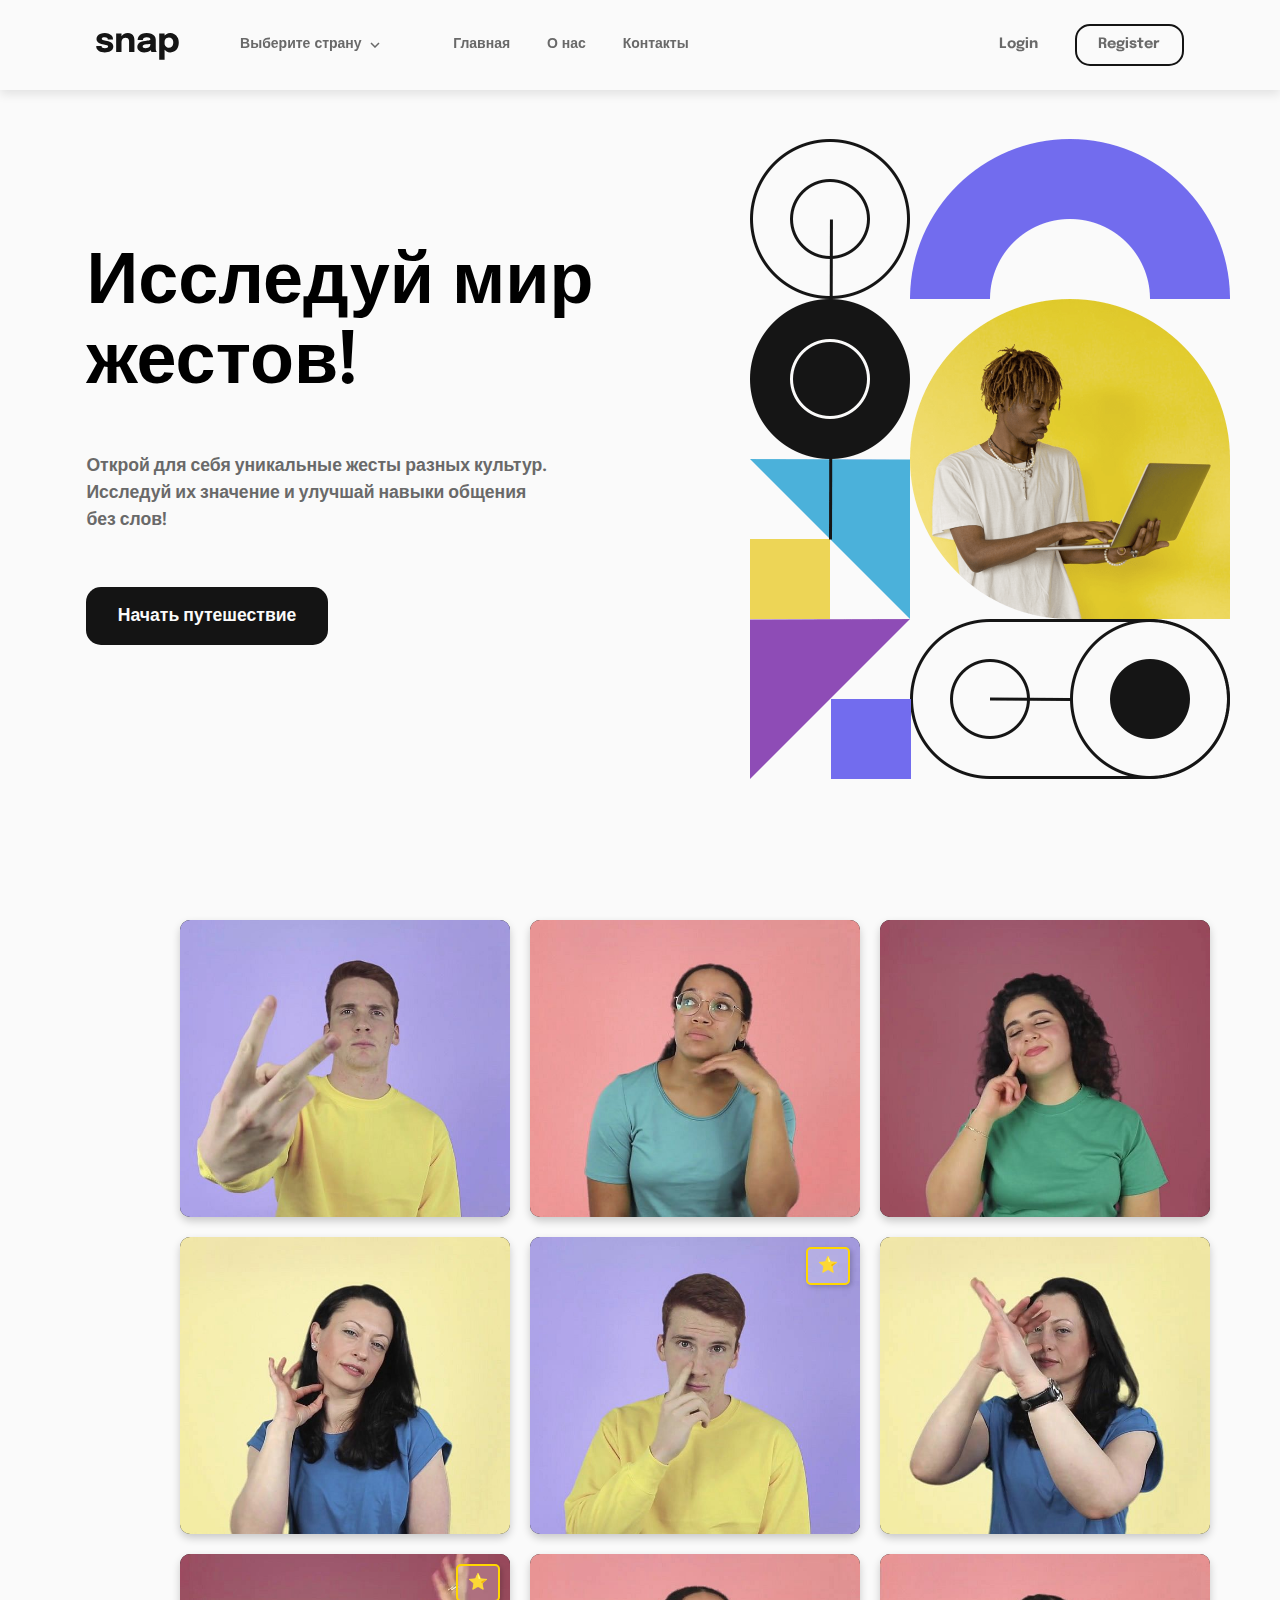
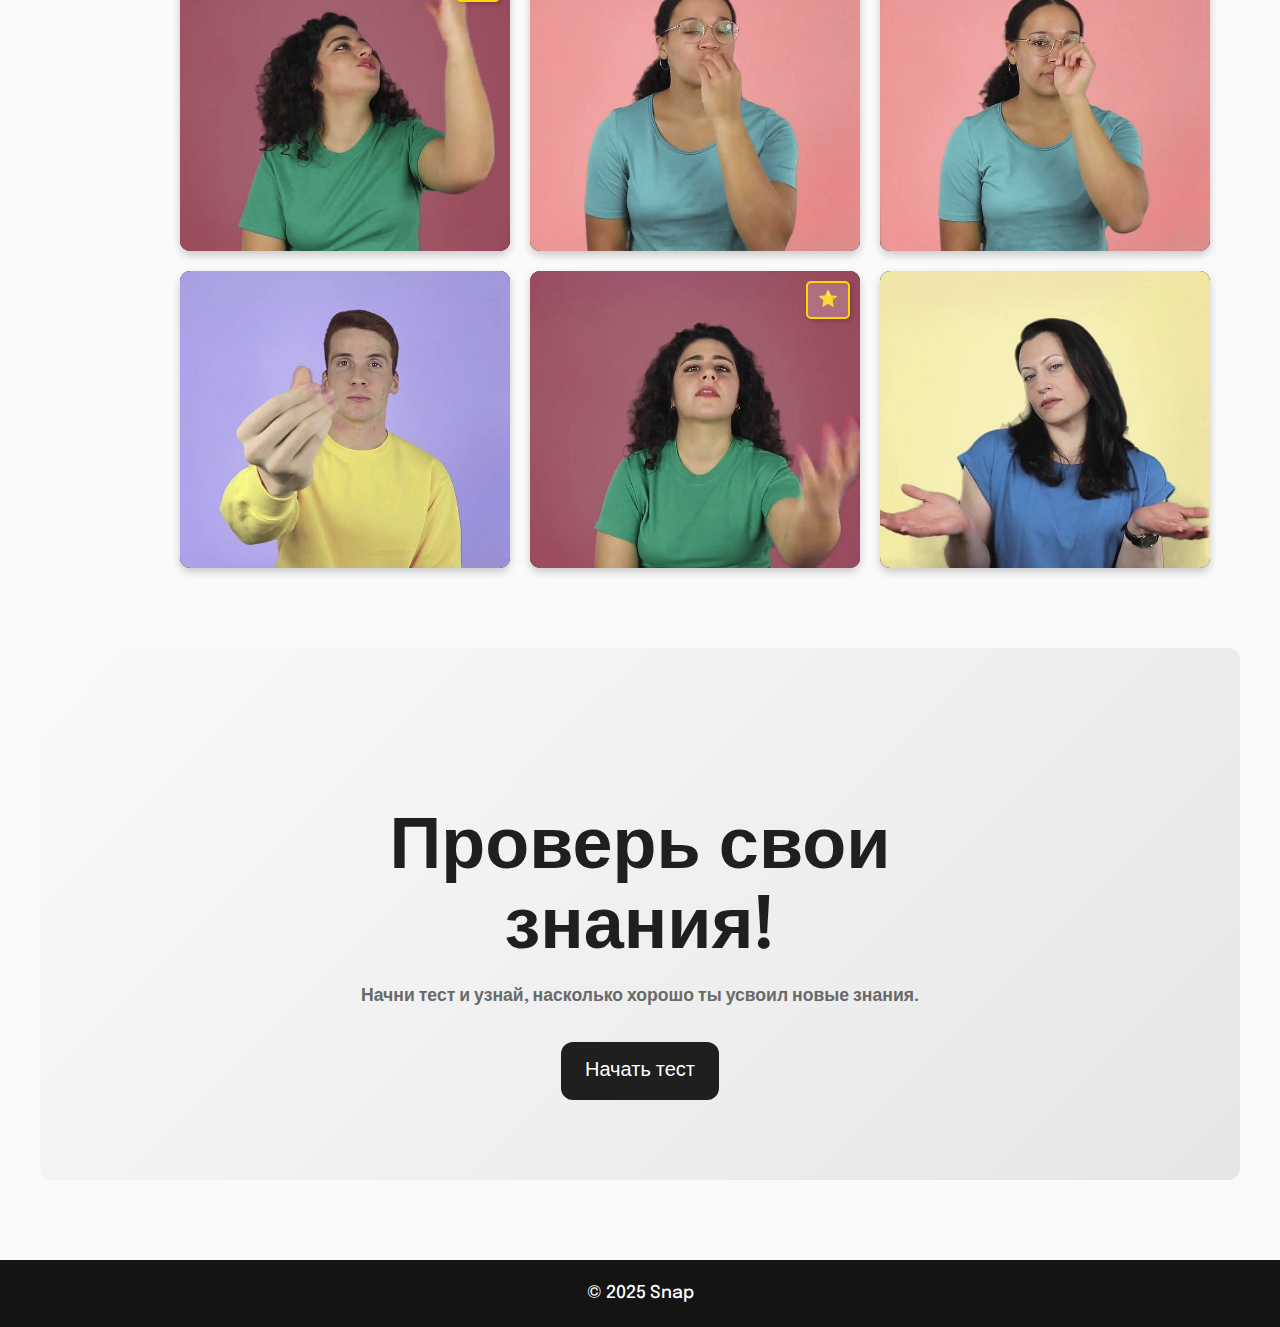
<file: index.html>
<!DOCTYPE html>
<html lang="en">
  <head>
    <meta charset="UTF-8" />
    <meta
      name="description"
      content=" Открой для себя уникальные жесты разных культур. Исследуй их
      значение и улучшай навыки общения без слов!"
    />
    <meta
      name="keywords"
      content=" Открой для себя уникальные жесты разных культур. Исследуй их
      значение и улучшай навыки общения без слов! "
    />
    <meta name="viewport" content="width=device-width, initial-scale=1.0" />
    <link
      rel="icon"
      type="image/png"
      sizes="32x32"
      href="./images/favicon-32x32.png"
    />
    <title>Snap</title>
    <link rel="stylesheet" type="text/css" href="style.css" />
  </head>

  <body>
    <header class="header">
      <h1>
        <a href="index.html">
          <img src="./images/logo.svg" alt="Snap icon" />
        </a>
      </h1>
      <img
        class="hamburger"
        src="./images//icon-menu.svg"
        alt=""
        aria-hidden="true"
      />
      <nav class="menu">
        <ul class="nav-menu">
          <li class="features-btn">
            <button class="country-btn">
              Выберите страну
              <img
                src="./images/icon-arrow-down.svg"
                alt=""
                aria-hidden="true"
              />
            </button>
            <ul class="hidden-features">
              <li>
                <a href="#" data-country="Россия">Россия</a>
              </li>
              <li>
                <a href="#" data-country="Великобритания">Великобритания</a>
              </li>
              <li>
                <a href="#" data-country="Франция">Франция</a>
              </li>
              <li>
                <a href="#" data-country="Италия">Италия</a>
              </li>
              <li>
                <a href="#" data-country="Португалия">Португалия</a>
              </li>
              <li>
                <a href="#" data-country="Болгария">Болгария</a>
              </li>
              <li>
                <a href="#" data-country="Все страны">Все страны</a>
              </li>
            </ul>
          </li>
          <li class="company-btn"></li>

          <li><a href="index.html">Главная</a></li>
          <li><a href="about.html">О нас</a></li>
          <li><a href="contacts.html">Контакты</a></li>
        </ul>
        <ul class="nav-buttons nav-menu">
          <li><button>Login</button></li>
          <li><button>Register</button></li>
        </ul>
      </nav>
    </header>
    <main>
      <img
        class="hero"
        src="./images/image-hero-mobile.png"
        alt="Man with laptop"
      />
      <section class="remote">
        <section class="remote-information">
          <h2>Исследуй мир жестов!</h2>
          <p>
            Открой для себя уникальные жесты разных культур. Исследуй их
            значение и улучшай навыки общения без слов!
          </p>
          <a class="start-journey">Начать путешествие</a>
        </section>
      </section>
    </main>
    <section class="video-cards" id="cards-section">
      <div
        class="video-card always-visible"
        data-country="Великобритания"
        data-gesture="оскорбление"
      >
        <div class="video-container">
          <img
            class="poster"
            src="preview/11-GB-insult.jpg"
            alt="Превью видео"
            loading="lazy"
          />
          <video class="video" preload="auto" muted loading="lazy">
            <source src="gestures/11-GB-insult.mp4" type="video/mp4" />
            Ваш браузер не поддерживает видео.
          </video>
        </div>
        <div class="info">
          <h3>Великобритания</h3>
          <p>
            сильное оскорбление;<br />
            Отвали!
          </p>
        </div>
      </div>

      <div
        class="video-card always-visible"
        data-country="Франция"
        data-gesture="Скука"
      >
        <div class="video-container">
          <img
            class="poster"
            src="preview/24-FR-Boredom.jpg"
            alt="Превью видео"
          />
          <video class="video" preload="auto" muted loading="lazy">
            <source src="gestures/24-FR-Boredom.mp4" type="video/mp4" />
            Ваш браузер не поддерживает видео.
          </video>
        </div>
        <div class="info">
          <h3>Франция</h3>
          <p>
            Скука;<br />
            Это скучно
          </p>
        </div>
      </div>

      <div
        class="video-card always-visible"
        data-country="Италия"
        data-gesture="Вкусно"
      >
        <div class="video-container">
          <img
            class="poster"
            src="preview/28-IT-Delicious.jpg"
            alt="Превью видео"
          />
          <video class="video" preload="auto" muted loading="lazy">
            <source src="gestures/28-IT-Delicious.mp4" type="video/mp4" />
            Ваш браузер не поддерживает видео.
          </video>
        </div>
        <div class="info">
          <h3>Италия</h3>
          <p>Вкусно!</p>
        </div>
      </div>

      <div
        class="video-card always-visible"
        data-country="Россия"
        data-gesture="Хотите выпить?"
      >
        <div class="video-container">
          <img
            class="poster"
            src="preview/23-RU-Up for a drink-.jpg"
            alt="Превью видео"
          />
          <video class="video" preload="auto" muted loading="lazy">
            <source
              src="gestures/23-RU-Up for a drink- (1).mp4"
              type="video/mp4"
            />
            Ваш браузер не поддерживает видео.
          </video>
        </div>
        <div class="info">
          <h3>Россия</h3>
          <p>Хотите выпить?</p>
        </div>
      </div>

      <div
        class="video-card always-visible"
        data-country="Великобритания"
        data-gesture="Я_знал_это"
      >
        <div class="important-badge">⭐</div>

        <div class="video-container">
          <img
            class="poster"
            src="preview/21-GB-Don't be nosy.jpg"
            alt="Превью видео"
          />
          <video class="video" preload="auto" muted loading="lazy">
            <source src="gestures/21-GB-Don't be nosy.mp4 " type="video/mp4" />
            Ваш браузер не поддерживает видео.
          </video>
        </div>
        <div class="info">
          <h3>Великобритания</h3>
          <p>
            Не будьте любопытными;<br />
            это не твое дело
          </p>
        </div>
      </div>

      <div
        class="video-card always-visible"
        data-country="Россия"
        data-gesture="Злорадство"
      >
        <div class="video-container">
          <img
            class="poster"
            src="preview/17-RU-gloating.jpg"
            alt="Превью видео"
          />
          <video class="video" preload="auto" muted loading="lazy">
            <source src="gestures/17-RU-gloating.mp4" type="video/mp4" />
            Ваш браузер не поддерживает видео.
          </video>
        </div>
        <div class="info">
          <h3>Россия</h3>
          <p>
            дразнить;<br />
            хаха
          </p>
        </div>
      </div>

      <div
        class="video-card always-visible"
        data-country="Италия"
        data-gesture="Ноль"
      >
        <div class="important-badge">⭐</div>

        <div class="video-container">
          <img
            class="poster"
            src="preview/11-IT-Perfect.jpg"
            alt="Превью видео"
          />
          <video class="video" preload="auto" muted loading="lazy">
            <source src="gestures/11-IT-Perfect.mp4" type="video/mp4" />
            Ваш браузер не поддерживает видео.
          </video>
        </div>
        <div class="info">
          <h3>Италия</h3>
          <p>
            Идеально;<br />
            Отлично
          </p>
        </div>
      </div>

      <div
        class="video-card always-visible"
        data-country="Франция"
        data-gesture="Вкусно"
      >
        <div class="video-container">
          <img
            class="poster"
            src="preview/32-FR-Delicious.jpg"
            alt="Превью видео"
          />
          <video class="video" preload="auto" muted loading="lazy">
            <source src="gestures/32-FR-Delicious.mp4" type="video/mp4" />
            Ваш браузер не поддерживает видео.
          </video>
        </div>
        <div class="info">
          <h3>Франция</h3>
          <p>Вкусно;<br />Отлично</p>
        </div>
      </div>

      <div
        class="video-card always-visible"
        data-country="Франция"
        data-gesture="Кто-то пьян"
      >
        <div class="video-container">
          <img
            class="poster"
            src="preview/28-FR-Sb is drunk.jpg"
            alt="Превью видео"
          />
          <video class="video" preload="auto" muted loading="lazy">
            <source src="gestures/28-FR-Sb is drunk.mp4" type="video/mp4" />
            Ваш браузер не поддерживает видео.
          </video>
        </div>
        <div class="info">
          <h3>Франция</h3>
          <p>Кто-то пьян</p>
        </div>
      </div>

      <div
        class="video-card always-visible"
        data-country="Великобритания"
        data-gesture="Деньги"
      >
        <div class="video-container">
          <img
            class="poster"
            src="preview/29-GB-Expensive.jpg"
            alt="Превью видео"
          />
          <video class="video" preload="auto" muted loading="lazy">
            <source src="gestures/29-GB-Expensive.mp4" type="video/mp4" />
            Ваш браузер не поддерживает видео.
          </video>
        </div>
        <div class="info">
          <h3>Великобритания</h3>
          <p>
            Дорого;<br />
            деньги
          </p>
        </div>
      </div>

      <div
        class="video-card always-visible"
        data-country="Италия"
        data-gesture="Непредставляю"
      >
        <div class="important-badge">⭐</div>

        <div class="video-container">
          <img
            class="poster"
            src="preview/5-IT-I don't care.jpg"
            alt="Превью видео"
          />
          <video class="video" preload="auto" muted loading="lazy">
            <source src="gestures/5-IT-I don't care.mp4" type="video/mp4" />
            Ваш браузер не поддерживает видео.
          </video>
        </div>
        <div class="info">
          <h3>Италия</h3>
          <p>Мне все равно.</p>
        </div>
      </div>

      <div
        class="video-card always-visible"
        data-country="Россия"
        data-gesture="Я не знаю"
      >
        <div class="video-container">
          <img
            class="poster"
            src="preview/4-RU-I don't know.jpg"
            alt="Превью видео"
          />
          <video class="video" preload="auto" muted loading="lazy">
            <source src="gestures/4-RU-I don't know.mp4" type="video/mp4" />
            Ваш браузер не поддерживает видео.
          </video>
        </div>
        <div class="info">
          <h3>Россия</h3>
          <p>
            Я не знаю;<br />
            Не имею представления
          </p>
        </div>
      </div>

      <div class="video-card hidden" data-country="Россия" data-gesture="Да">
        <div class="important-badge">⭐</div>

        <div class="video-container">
          <img class="poster" src="preview/1-RU-Yes.jpg" alt="Превью видео" />
          <video class="video" preload="auto" muted loading="lazy">
            <source src="gestures/russia/1-RU-Yes.mp4" type="video/mp4" />
            Ваш браузер не поддерживает видео.
          </video>
        </div>
        <div class="info">
          <h3>Россия</h3>
          <p>
            да ;<br />
            я согласен
          </p>
        </div>
      </div>

      <div
        class="video-card hidden"
        data-country="Россия"
        data-gesture="Вы с ума сошли?"
      >
        <div class="video-container">
          <img
            class="poster"
            src="preview/18-RU-Are you crazy-_1.jpg "
            alt="Превью видео"
          />
          <video class="video" preload="auto" muted loading="lazy">
            <source
              src="gestures/18-RU-Are you crazy-_1.mp4"
              type="video/mp4"
            />
            Ваш браузер не поддерживает видео.
          </video>
        </div>
        <div class="info">
          <h3>Россия</h3>
          <p>Вы с ума сошли?!</p>
        </div>
      </div>

      <div
        class="video-card hidden"
        data-country="Россия"
        data-gesture="Говорил"
      >
        <div class="important-badge">⭐</div>

        <div class="video-container">
          <img
            class="poster"
            src="preview/27-RU-I've had enough2.jpg"
            alt="Превью видео"
          />
          <video class="video" preload="auto" muted loading="lazy">
            <source
              src="gestures/russia/27-RU-I've had enough2.mp4"
              type="video/mp4"
            />
            Ваш браузер не поддерживает видео.
          </video>
        </div>
        <div class="info">
          <h3>Россия</h3>
          <p>
            С меня хватит;<br />
            раздраженный
          </p>
        </div>
      </div>

      <div
        class="video-card hidden"
        data-country="Россия"
        data-gesture="Идеально Отлично"
      >
        <div class="video-container">
          <img
            class="poster"
            src="preview/9-RU-Perfect.jpg"
            alt="Превью видео"
          />
          <video class="video" preload="auto" muted loading="lazy">
            <source src="gestures/russia/9-RU-Perfect.mp4" type="video/mp4" />
            Ваш браузер не поддерживает видео.
          </video>
        </div>
        <div class="info">
          <h3>Россия</h3>
          <p>
            Идеально;<br />
            Отлично
          </p>
        </div>
      </div>

      <div class="video-card hidden" data-country="Россия" data-gesture="Нет">
        <div class="important-badge">⭐</div>

        <div class="video-container">
          <img class="poster" src="preview/2-RU-No.jpg" alt="Превью видео" />
          <video class="video" preload="auto" muted loading="lazy">
            <source src="gestures/russia/2-RU-No.mp4" type="video/mp4" />
            Ваш браузер не поддерживает видео.
          </video>
        </div>
        <div class="info">
          <h3>Россия</h3>
          <p>
            Нет;<br />
            я не согласен
          </p>
        </div>
      </div>

      <div
        class="video-card hidden"
        data-country="Россия"
        data-gesture="Обещаю"
      >
        <div class="video-container">
          <img
            class="poster"
            src="preview/30-RU-Promised.jpg"
            alt="Превью видео"
          />
          <video class="video" preload="auto" muted loading="lazy">
            <source src="gestures/russia/30-RU-Promised.mp4" type="video/mp4" />
            Ваш браузер не поддерживает видео.
          </video>
        </div>
        <div class="info">
          <h3>Россия</h3>
          <p>
            Обещано;<br />
            Я даю тебе за это свой зуб
          </p>
        </div>
      </div>

      <div
        class="video-card hidden"
        data-country="Великобритания"
        data-gesture="Удачи"
      >
        <div class="video-container">
          <img
            class="poster"
            src="preview/british/13-GB-Fingers crosed.jpg"
            alt="Превью видео"
          />
          <video class="video" preload="auto" muted loading="lazy">
            <source
              src="gestures/great-britan/13-GB-Fingers crosed.mp4"
              type="video/mp4"
            />
            Ваш браузер не поддерживает видео.
          </video>
        </div>
        <div class="info">
          <h3>Великобритания</h3>
          <p>
            Удачи!;<br />
            Пальцы скрещены
          </p>
        </div>
      </div>

      <div
        class="video-card hidden"
        data-country="Великобритания"
        data-gesture="Победа"
      >
        <div class="video-container">
          <img
            class="poster"
            src="preview/british/10-GB-Peace.jpg"
            alt="Превью видео"
          />
          <video class="video" preload="auto" muted loading="lazy">
            <source
              src="gestures/great-britan/10-GB-Peace.mp4"
              type="video/mp4"
            />
            Ваш браузер не поддерживает видео.
          </video>
        </div>
        <div class="info">
          <h3>Великобритания</h3>
          <p>Победа</p>
        </div>
      </div>

      <div
        class="video-card hidden"
        data-country="Великобритания"
        data-gesture="Ноль"
      >
        <div class="important-badge">⭐</div>

        <div class="video-container">
          <img
            class="poster"
            src="preview/british/12-GB-Perfect.jpg"
            alt="Превью видео"
          />
          <video class="video" preload="auto" muted loading="lazy">
            <source
              src="gestures/great-britan/12-GB-Perfect.mp4"
              type="video/mp4"
            />
            Ваш браузер не поддерживает видео.
          </video>
        </div>
        <div class="info">
          <h3>Великобритания</h3>
          <p>
            Идеально;<br />
            Отлично
          </p>
        </div>
      </div>

      <div
        class="video-card hidden"
        data-country="Великобритания"
        data-gesture="Вы с ума сошли?"
      >
        <div class="video-container">
          <img
            class="poster"
            src="preview/british/20-GB-Are you crazy-.jpg"
            alt="Превью видео"
          />
          <video class="video" preload="auto" muted loading="lazy">
            <source
              src="gestures/great-britan/20-GB-Are you crazy-.mp4"
              type="video/mp4"
            />
            Ваш браузер не поддерживает видео.
          </video>
        </div>
        <div class="info">
          <h3>Великобритания</h3>
          <p>Вы с ума сошли?!</p>
        </div>
      </div>

      <div
        class="video-card hidden"
        data-country="Великобритания"
        data-gesture="Кто-то ничего не понял; я не понял"
      >
        <div class="video-container">
          <img
            class="poster"
            src="preview/british/24-GB-I didn't understand.jpg"
            alt="Превью видео"
          />
          <video class="video" preload="auto" muted loading="lazy">
            <source
              src="gestures/great-britan/24-GB-I didn't understand.mp4"
              type="video/mp4"
            />
            Ваш браузер не поддерживает видео.
          </video>
        </div>
        <div class="info">
          <h3>Великобритания</h3>
          <p>Кто-то ничего не понял;<br />я не понял</p>
        </div>
      </div>

      <div
        class="video-card hidden"
        data-country="Великобритания"
        data-gesture="Кто-то пьян; Хотите выпить?"
      >
        <div class="video-container">
          <img
            class="poster"
            src="preview/british/25-GB-Drinking.jpg"
            alt="Превью видео"
          />
          <video class="video" preload="auto" muted loading="lazy">
            <source
              src="gestures/great-britan/25-GB-Drinking.mp4"
              type="video/mp4"
            />
            Ваш браузер не поддерживает видео.
          </video>
        </div>
        <div class="info">
          <h3>Великобритания</h3>
          <p>Кто-то пьян;<br />Хотите выпить?</p>
        </div>
      </div>

      <div class="video-card hidden" data-country="Франция" data-gesture="Ноль">
        <div class="important-badge">⭐</div>

        <div class="video-container">
          <img
            class="poster"
            src="preview/francais/10-FR-Zero.jpg"
            alt="Превью видео"
          />
          <video class="video" preload="auto" muted loading="lazy">
            <source src="gestures/france/10-FR-Zero.mp4" type="video/mp4" />
            Ваш браузер не поддерживает видео.
          </video>
        </div>
        <div class="info">
          <h3>Франция</h3>
          <p>Ноль;<br />ты ничто</p>
        </div>
      </div>

      <div
        class="video-card hidden"
        data-country="Франция"
        data-gesture="Я_знал_это"
      >
        <div class="important-badge">⭐</div>

        <div class="video-container">
          <img
            class="poster"
            src="preview/francais/31-FR-I knew it.jpg"
            alt="Превью видео"
          />
          <video class="video" preload="auto" muted loading="lazy">
            <source
              src="gestures/france/31-FR-I knew it.mp4"
              type="video/mp4"
            />
            Ваш браузер не поддерживает видео.
          </video>
        </div>
        <div class="info">
          <h3>Франция</h3>
          <p>Я знал это;<br />У меня хорошее чутье</p>
        </div>
      </div>

      <div
        class="video-card hidden"
        data-country="Франция"
        data-gesture="Говорил"
      >
        <div class="important-badge">⭐</div>

        <div class="video-container">
          <img
            class="poster"
            src="preview/francais/33-FR-I told you so.jpg"
            alt="Превью видео"
          />
          <video class="video" preload="auto" muted loading="lazy">
            <source
              src="gestures/france/33-FR-I told you so.mp4"
              type="video/mp4"
            />
            Ваш браузер не поддерживает видео.
          </video>
        </div>
        <div class="info">
          <h3>Франция</h3>
          <p>Я же тебе говорил!</p>
        </div>
      </div>

      <div
        class="video-card hidden"
        data-country="Франция"
        data-gesture="Страх"
      >
        <div class="important-badge">⭐</div>

        <div class="video-container">
          <img
            class="poster"
            src="preview/francais/35-FR-Are you scared-.jpg"
            alt="Превью видео"
          />
          <video class="video" preload="auto" muted loading="lazy">
            <source
              src="gestures/france/35-FR-Are you scared-.mp4"
              type="video/mp4"
            />
            Ваш браузер не поддерживает видео.
          </video>
        </div>
        <div class="info">
          <h3>Франция</h3>
          <p>Ты боишься?;<br />страх</p>
        </div>
      </div>

      <div class="video-card hidden" data-country="Франция" data-gesture="Фиг">
        <div class="important-badge">⭐</div>
        <div class="video-container">
          <img
            class="poster"
            src="preview/francais/36-FR-It won't happen.jpg"
            alt="Превью видео"
          />
          <video class="video" preload="auto" muted loading="lazy">
            <source
              src="gestures/france/36-FR-It won't happen.mp4"
              type="video/mp4"
            />
            Ваш браузер не поддерживает видео.
          </video>
        </div>
        <div class="info">
          <h3>Франция</h3>
          <p>Этого не случится;<br />забудь.</p>
        </div>
      </div>

      <div
        class="video-card hidden"
        data-country="Франция"
        data-gesture="Пойдем"
      >
        <div class="important-badge">⭐</div>

        <div class="video-container">
          <img
            class="poster"
            src="preview/francais/37-FR-Let's go.jpg"
            alt="Превью видео"
          />
          <video class="video" preload="auto" muted loading="lazy">
            <source src="gestures/france/37-FR-Let's go.mp4" type="video/mp4" />
            Ваш браузер не поддерживает видео.
          </video>
        </div>
        <div class="info">
          <h3>Франция</h3>
          <p>Пойдем;<br />давай уйдем</p>
        </div>
      </div>

      <div
        class="video-card hidden"
        data-country="Франция"
        data-gesture="Неверю"
      >
        <div class="important-badge">⭐</div>
        <div class="video-container">
          <img
            class="poster"
            src="preview/francais/20-FR-I don't believe you.jpg"
            alt="Превью видео"
          />
          <video class="video" preload="auto" muted loading="lazy">
            <source
              src="gestures/france/20-FR-I don't believe you.mp4"
              type="video/mp4"
            />
            Ваш браузер не поддерживает видео.
          </video>
        </div>
        <div class="info">
          <h3>Франция</h3>
          <p>я тебе не верю</p>
        </div>
      </div>

      <div
        class="video-card hidden"
        data-country="Италия"
        data-gesture="Пойдем"
      >
        <div class="important-badge">⭐</div>

        <div class="video-container">
          <img
            class="poster"
            src="preview/italy/17-IT-Let's go.jpg"
            alt="Превью видео"
          />
          <video class="video" preload="auto" muted loading="lazy">
            <source src="gestures/italy/17-IT-Let's go.mp4" type="video/mp4" />
            Ваш браузер не поддерживает видео.
          </video>
        </div>
        <div class="info">
          <h3>Италия</h3>
          <p>Пойдем;<br />давай уйдем</p>
        </div>
      </div>

      <div
        class="video-card hidden"
        data-country="Италия"
        data-gesture="что же ты хочешь?"
      >
        <div class="video-container">
          <img
            class="poster"
            src="preview/italy/18-IT-What do you want.jpg"
            alt="Превью видео"
          />
          <video class="video" preload="auto" muted loading="lazy">
            <source
              src="gestures/italy/18-IT-What do you want.mp4"
              type="video/mp4"
            />
            Ваш браузер не поддерживает видео.
          </video>
        </div>
        <div class="info">
          <h3>Италия</h3>
          <p>что же ты хочешь?</p>
        </div>
      </div>

      <div class="video-card hidden" data-country="Италия" data-gesture="Страх">
        <div class="important-badge">⭐</div>

        <div class="video-container">
          <img
            class="poster"
            src="preview/italy/23-IT-Crowded place.jpg"
            alt="Превью видео"
          />
          <video class="video" preload="auto" muted loading="lazy">
            <source
              src="gestures/italy/23-IT-Crowded place (1).mp4"
              type="video/mp4"
            />
            Ваш браузер не поддерживает видео.
          </video>
        </div>
        <div class="info">
          <h3>Италия</h3>
          <p>
            Многолюдное место;<br />
            полно людей
          </p>
        </div>
      </div>

      <div
        class="video-card hidden"
        data-country="Италия"
        data-gesture="это умно; ты умный"
      >
        <div class="video-container">
          <img
            class="poster"
            src="preview/italy/30-IT-Smart.jpg"
            alt="Превью видео"
          />
          <video class="video" preload="auto" muted loading="lazy">
            <source src="gestures/italy/30-IT-Smart.mp4" type="video/mp4" />
            Ваш браузер не поддерживает видео.
          </video>
        </div>
        <div class="info">
          <h3>Италия</h3>
          <p>
            это умно;<br />
            ты умный
          </p>
        </div>
      </div>

      <div
        class="video-card hidden"
        data-country="Италия"
        data-gesture="Изгнать злого духа. Желая всего хорошего."
      >
        <div class="video-container">
          <img
            class="poster"
            src="preview/italy/35-IT-Wishing for good things.jpg"
            alt="Превью видео"
          />
          <video class="video" preload="auto" muted loading="lazy">
            <source
              src="gestures/italy/35-IT-Wishing for good things.mp4 "
              type="video/mp4"
            />
            Ваш браузер не поддерживает видео.
          </video>
        </div>
        <div class="info">
          <h3>Италия</h3>
          <p>
            Изгнать злого духа. <br />
            Желая всего хорошего.
          </p>
        </div>
      </div>

      <div
        class="video-card hidden"
        data-country="Италия"
        data-gesture="У тебя проблемы! Это вызовет неприятности."
      >
        <div class="video-container">
          <img
            class="poster"
            src="preview/italy/38-IT-You're in trouble.jpg"
            alt="Превью видео"
          />
          <video class="video" preload="auto" muted loading="lazy">
            <source
              src="gestures/italy/38-IT-You're in trouble.mp4"
              type="video/mp4"
            />
            Ваш браузер не поддерживает видео.
          </video>
        </div>
        <div class="info">
          <h3>Италия</h3>
          <p>
            У тебя проблемы! <br />
            Это вызовет неприятности.
          </p>
        </div>
      </div>

      <div
        class="video-card hidden"
        data-country="Италия"
        data-gesture="Обрати внимание! Будь внимателен!"
      >
        <div class="video-container">
          <img
            class="poster"
            src="preview/italy/47-IT-Pay attention.jpg"
            alt="Превью видео"
          />
          <video class="video" preload="auto" muted loading="lazy">
            <source
              src="gestures/italy/47-IT-Pay attention.mp4"
              type="video/mp4"
            />
            Ваш браузер не поддерживает видео.
          </video>
        </div>
        <div class="info">
          <h3>Италия</h3>
          <p>
            Обрати внимание!; <br />
            Будь внимателен!
          </p>
        </div>
      </div>

      <div
        class="video-card hidden"
        data-country="Португалия"
        data-gesture="Неверю"
      >
        <div class="important-badge">⭐</div>
        <div class="video-container">
          <img
            class="poster"
            src="preview/Portuges/16-PG-Someone is smart.jpg"
            alt="Превью видео"
          />
          <video class="video" preload="auto" muted loading="lazy">
            <source
              src="gestures/Portuges/16-PG-Someone is smart.mp4"
              type="video/mp4"
            />
            Ваш браузер не поддерживает видео.
          </video>
        </div>
        <div class="info">
          <h3>Португалия</h3>
          <p>Вы умны;<br />Это умно!</p>
        </div>
      </div>

      <div
        class="video-card hidden"
        data-country="Португалия"
        data-gesture="Вкусно"
      >
        <div class="video-container">
          <img
            class="poster"
            src="preview/Portuges/19-PG-Delicious.jpg"
            alt="Превью видео"
          />
          <video class="video" preload="auto" muted loading="lazy">
            <source
              src="gestures/Portuges/19-PG-Delicious.mp4"
              type="video/mp4"
            />
            Ваш браузер не поддерживает видео.
          </video>
        </div>
        <div class="info">
          <h3>Португалия</h3>
          <p>Вкусно!</p>
        </div>
      </div>

      <div
        class="video-card hidden"
        data-country="Португалия"
        data-gesture="Фиг"
      >
        <div class="important-badge">⭐</div>
        <div class="video-container">
          <img
            class="poster"
            src="preview/Portuges/8-PG-Good luck.jpg"
            alt="Превью видео"
          />
          <video class="video" preload="auto" muted loading="lazy">
            <source
              src="gestures/Portuges/8-PG-Good luck.mp4"
              type="video/mp4"
            />
            Ваш браузер не поддерживает видео.
          </video>
        </div>
        <div class="info">
          <h3>Португалия</h3>
          <p>Удачи</p>
        </div>
      </div>

      <div
        class="video-card hidden"
        data-country="Португалия"
        data-gesture="У тебя проблемы! у меня проблемы"
      >
        <div class="video-container">
          <img
            class="poster"
            src="preview/Portuges/29-PG-I'm in trouble.jpg"
            alt="Превью видео"
          />
          <video class="video" preload="auto" muted loading="lazy">
            <source
              src="gestures/Portuges/29-PG-I'm in trouble.mp4"
              type="video/mp4"
            />
            Ваш браузер не поддерживает видео.
          </video>
        </div>
        <div class="info">
          <h3>Португалия</h3>
          <p>У тебя проблемы!;<br />у меня проблемы</p>
        </div>
      </div>

      <div
        class="video-card hidden"
        data-country="Португалия"
        data-gesture="Непредставляю"
      >
        <div class="important-badge">⭐</div>

        <div class="video-container">
          <img
            class="poster"
            src="preview/Portuges/4-PG-I have no idea.jpg"
            alt="Превью видео"
          />
          <video class="video" preload="auto" muted loading="lazy">
            <source
              src="gestures/Portuges/4-PG-I have no idea.mp4"
              type="video/mp4"
            />
            Ваш браузер не поддерживает видео.
          </video>
        </div>
        <div class="info">
          <h3>Португалия</h3>
          <p>Не имею представления;<br />Я не знаю</p>
        </div>
      </div>

      <div class="video-card hidden" data-country="Болгария" data-gesture="Нет">
        <div class="important-badge">⭐</div>

        <div class="video-container">
          <img
            class="poster"
            src="preview/bolgaria/1-1-BU-Yes2.jpg"
            alt="Превью видео"
          />
          <video class="video" preload="auto" muted loading="lazy">
            <source src="gestures/bolgar/1-1-BU-Yes2.mp4" type="video/mp4" />
            Ваш браузер не поддерживает видео.
          </video>
        </div>
        <div class="info">
          <h3>Болгария</h3>
          <p>ДА</p>
        </div>
      </div>

      <div class="video-card hidden" data-country="Болгария" data-gesture="Да">
        <div class="important-badge">⭐</div>
        <div class="video-container">
          <img
            class="poster"
            src="preview/bolgaria/2-BU-No.jpg"
            alt="Превью видео"
          />
          <video class="video" preload="auto" muted loading="lazy">
            <source src="gestures/bolgar/2-BU-No.mp4" type="video/mp4" />
            Ваш браузер не поддерживает видео.
          </video>
        </div>
        <div class="info">
          <h3>Болгария</h3>
          <p>Нет</p>
        </div>
      </div>

      <div
        class="video-card hidden"
        data-country="Болгария"
        data-gesture="Удачи"
      >
        <div class="video-container">
          <img
            class="poster"
            src="preview/bolgaria/12-BU-Good luck.jpg"
            alt="Превью видео"
          />
          <video class="video" preload="auto" muted loading="lazy">
            <source
              src="gestures/bolgar/12-BU-Good luck.mp4"
              type="video/mp4"
            />
            Ваш браузер не поддерживает видео.
          </video>
        </div>
        <div class="info">
          <h3>Болгария</h3>
          <p>Удачи</p>
        </div>
      </div>

      <div
        class="video-card hidden"
        data-country="Болгария"
        data-gesture="Ты глупый!"
      >
        <div class="video-container">
          <img
            class="poster"
            src="preview/bolgaria/18-You're stupid.jpg"
            alt="Превью видео"
          />
          <video class="video" preload="auto" muted loading="lazy">
            <source
              src="gestures/bolgar/18-You're stupid.mp4"
              type="video/mp4"
            />
            Ваш браузер не поддерживает видео.
          </video>
        </div>
        <div class="info">
          <h3>Болгария</h3>
          <p>Ты глупый!</p>
        </div>
      </div>

      <div class="video-card hidden" data-country="Болгария" data-gesture="Фиг">
        <div class="important-badge">⭐</div>
        <div class="video-container">
          <img
            class="poster"
            src="preview/bolgaria/28-BU-You're getting anything.jpg"
            alt="Превью видео"
          />
          <video class="video" preload="auto" muted loading="lazy">
            <source
              src="gestures/bolgar/28-BU-You're getting anything.mp4"
              type="video/mp4"
            />
            Ваш браузер не поддерживает видео.
          </video>
        </div>
        <div class="info">
          <h3>Болгария</h3>
          <p>ты получаешь что-нибудь;<br />ничего</p>
        </div>
      </div>
    </section>

    <section class="prover">
      <div class="prover-content">
        <h1 class="prover-header">Проверь свои знания!</h1>
        <p>Начни тест и узнай, насколько хорошо ты усвоил новые знания.</p>
        <div class="start-quiz-container">
          <button id="gesture-start-quiz-btn">Начать тест</button>
        </div>

        <div id="gesture-quiz-modal" class="gesture-modal">
          <div class="gesture-modal-content">
            <span class="gesture-close" id="gesture-close-quiz">&times;</span>
            <div id="gesture-quiz-container">
              <h2 id="gesture-question-text">Вопрос...</h2>

              <div id="gesture-media"></div>

              <div id="gesture-answers">
                <button
                  class="gesture-answer"
                  onclick="checkGestureAnswer(this)"
                  data-correct="false"
                ></button>
                <button
                  class="gesture-answer"
                  onclick="checkGestureAnswer(this)"
                  data-correct="false"
                ></button>
                <button
                  class="gesture-answer"
                  onclick="checkGestureAnswer(this)"
                  data-correct="false"
                ></button>
                <button
                  class="gesture-answer"
                  onclick="checkGestureAnswer(this)"
                  data-correct="false"
                ></button>
              </div>

              <p id="gesture-result"></p>
              <button
                id="gesture-next-btn"
                onclick="nextGestureQuestion()"
                style="display: none"
              >
                Следующий вопрос
              </button>
            </div>
          </div>
        </div>
      </div>
    </section>

    <footer class="site-footer">
      <div class="footer-content">
        <p>&copy; 2025 Snap</p>
      </div>
    </footer>

    <div id="videoPopup" class="video-popup">
      <div class="video-popup-content">
        <span class="video-popup-close">&times;</span>
        <h2 id="videoPopupTitle"></h2>
        <video id="videoPopupPlayer" controls autoplay muted></video>
        <p id="videoPopupDescription"></p>
      </div>
    </div>

    <div id="gestureModal" class="modal">
      <div class="modal-content">
        <span class="close">&times;</span>
        <h3 id="modal-title"></h3>
        <div id="modal-cards-container"></div>
      </div>
    </div>

    <script src="app.js"></script>
  </body>
</html>
</file>
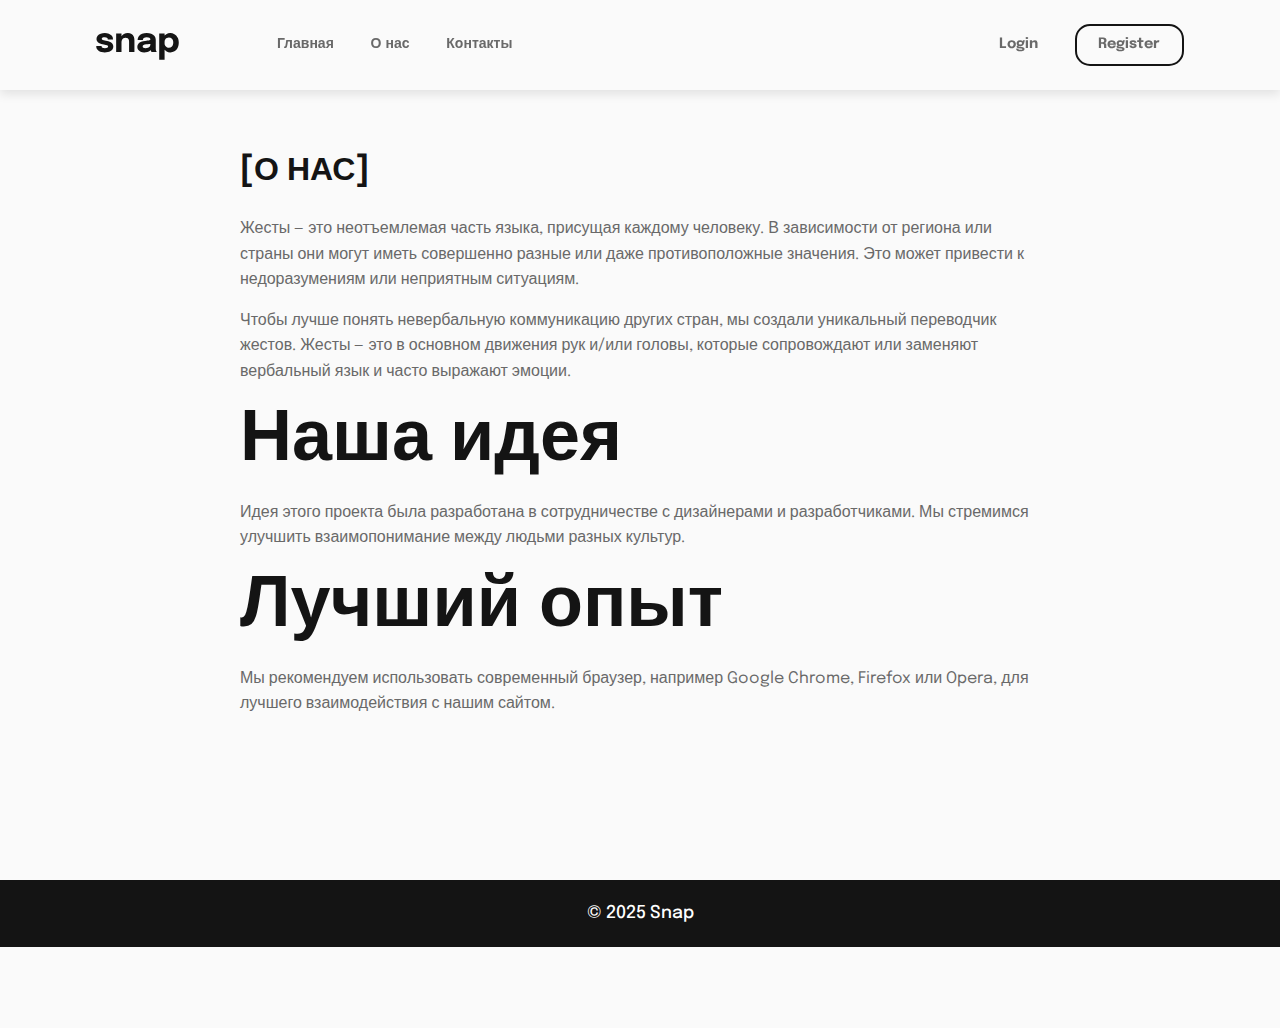
<file: about.html>
<!DOCTYPE html>
<html lang="ru">
  <head>
    <meta charset="UTF-8" />
    <meta name="viewport" content="width=device-width, initial-scale=1.0" />
    <title>О нас</title>
    <link rel="stylesheet" href="style.css" />
  </head>
  <body>
    <header class="header">
      <h1>
        <a href="index.html">
          <img src="./images/logo.svg" alt="Snap icon" />
        </a>
      </h1>
      <img
        class="hamburger"
        src="./images//icon-menu.svg"
        alt=""
        aria-hidden="true"
      />
      <nav class="menu">
        <ul class="nav-menu">
          <li class="company-btn"></li>

          <li><a href="index.html">Главная</a></li>
          <li><a href="about.html">О нас</a></li>
          <li><a href="contacts.html">Контакты</a></li>
        </ul>
        <ul class="nav-buttons nav-menu">
          <li><button>Login</button></li>
          <li><button>Register</button></li>
        </ul>
      </nav>
    </header>

    <main class="about-container">
      <div class="about-content">
        <h1>[О НАС]</h1>
        <p>
          Жесты — это неотъемлемая часть языка, присущая каждому человеку. В
          зависимости от региона или страны они могут иметь совершенно разные
          или даже противоположные значения. Это может привести к недоразумениям
          или неприятным ситуациям.
        </p>
        <p>
          Чтобы лучше понять невербальную коммуникацию других стран, мы создали
          уникальный переводчик жестов. Жесты — это в основном движения рук
          и/или головы, которые сопровождают или заменяют вербальный язык и
          часто выражают эмоции.
        </p>
        <h2>Наша идея</h2>
        <p>
          Идея этого проекта была разработана в сотрудничестве с дизайнерами и
          разработчиками. Мы стремимся улучшить взаимопонимание между людьми
          разных культур.
        </p>
        <h2>Лучший опыт</h2>
        <p>
          Мы рекомендуем использовать современный браузер, например Google
          Chrome, Firefox или Opera, для лучшего взаимодействия с нашим сайтом.
        </p>
      </div>
    </main>

    <footer class="site-footer">
      <div class="footer-content">
        <p>&copy; 2025 Snap</p>
      </div>
    </footer>
  </body>
</html>
</file>
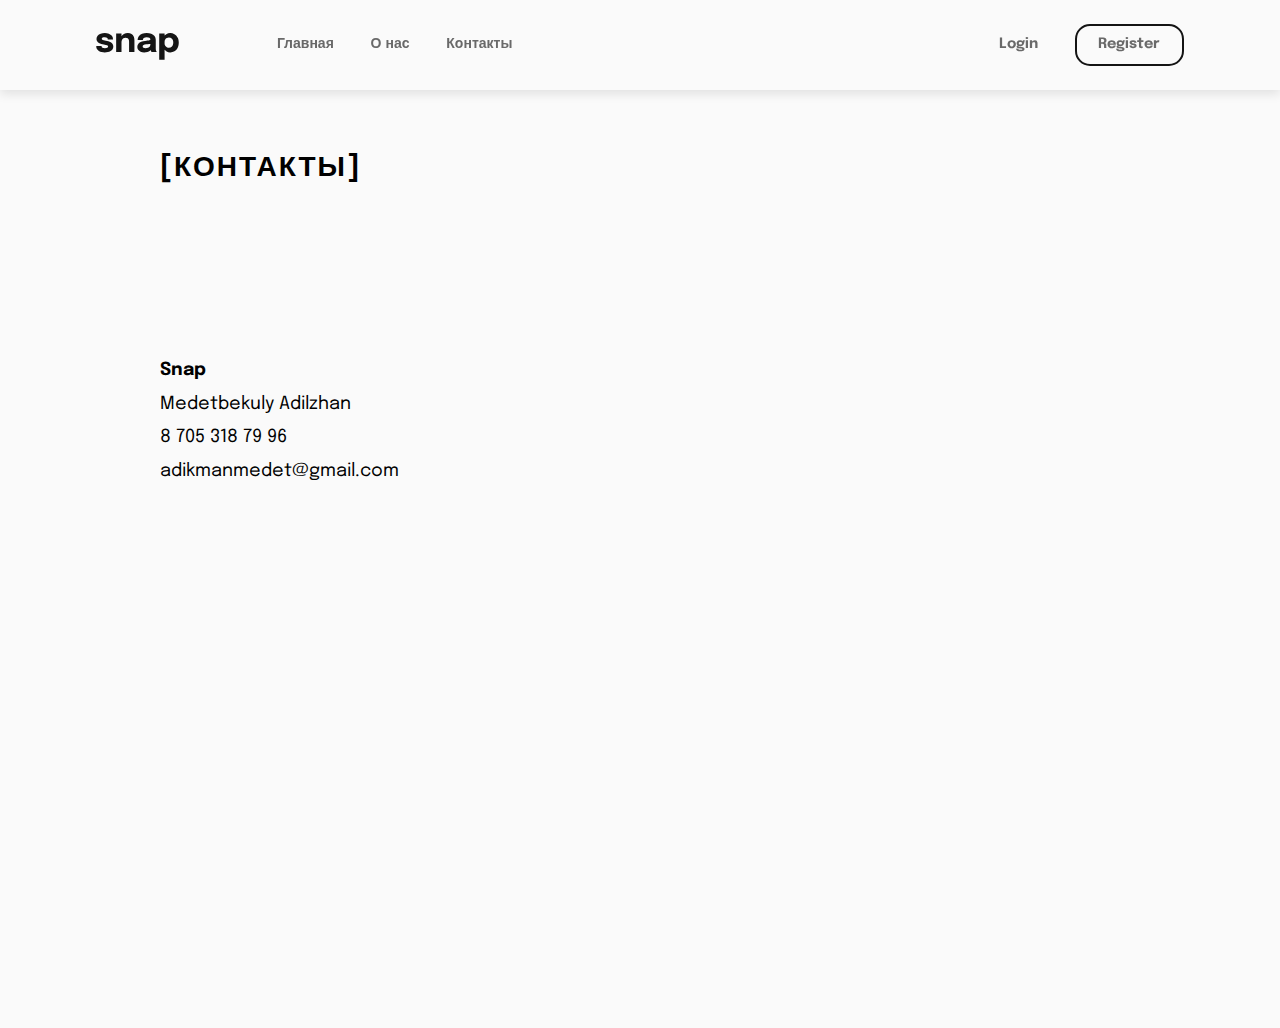
<file: contacts.html>
<!DOCTYPE html>
<html lang="ru">
  <head>
    <meta charset="UTF-8" />
    <meta name="viewport" content="width=device-width, initial-scale=1.0" />
    <title>Контакты</title>
    <link rel="stylesheet" href="style.css" />
  </head>
  <body>
    <header class="header">
      <h1>
        <a href="index.html">
          <img src="./images/logo.svg" alt="Snap icon" />
        </a>
      </h1>
      <img
        class="hamburger"
        src="./images//icon-menu.svg"
        alt=""
        aria-hidden="true"
      />
      <nav class="menu">
        <ul class="nav-menu">
          <li class="company-btn"></li>

          <li><a href="index.html">Главная</a></li>
          <li><a href="about.html">О нас</a></li>
          <li><a href="contacts.html">Контакты</a></li>
        </ul>
        <ul class="nav-buttons nav-menu">
          <li><button>Login</button></li>
          <li><button>Register</button></li>
        </ul>
      </nav>
    </header>

    <main class="contact-page">
      <h1>[Контакты]</h1>

      <div class="contact-details">
        <p><strong>Snap</strong></p>
        <p>Medetbekuly Adilzhan</p>
        <p>8 705 318 79 96</p>
        <p>adikmanmedet@gmail.com</p>
      </div>
    </main>
  </body>
</html>
</file>
<file: style.css>
@import url("https://fonts.googleapis.com/css2?family=Epilogue:wght@500;700&display=swap");

:root {
  --almost-white: rgba(250, 250, 250, 255);
  --white: hsl(0, 0%, 100%);
  --medium-gray: hsl(0, 0%, 41%);
  --almost-black: hsl(0, 0%, 8%);
  --epilogue-font: "Epilogue", sans-serif;
  --transition: all ease-in-out 0.3s;
}

*,
*::before,
*::after {
  box-sizing: border-box;
}

* {
  margin: 0;
  padding: 0;
}
html,
body {
  height: 100%;
  scroll-behavior: smooth;
}
body {
  -ms-overflow-style: none;
  scrollbar-width: none;
  overflow-y: scroll;
  line-height: 1.5;
  -webkit-font-smoothing: antialiased;
  font-family: var(--epilogue-font);
  background-color: var(--almost-white);
}
body::-webkit-scrollbar {
  display: none;
}
.contact-page {
  display: flex;
  flex-direction: column;
  align-items: flex-start;
  justify-content: flex-start;
  max-height: 500px;
  margin: 8rem auto;
  text-align: left;
  padding: 20px;
}

.contact-page h1 {
  font-size: 28px;
  margin-bottom: 20px;
  text-transform: uppercase;
  letter-spacing: 2px;
}

.contact-details p {
  font-size: 18px;
  margin: 5px 0;
  line-height: 1.6;
}

.contact-details a {
  color: #007bff;
  text-decoration: none;
}

.contact-details a:hover {
  text-decoration: underline;
}

.about-container {
  display: flex;
  align-items: center;
  justify-content: space-between;
  max-width: 1200px;
  margin: 8rem auto;
  padding: 20px;
}

.vertical-text {
  writing-mode: vertical-rl;
  text-orientation: mixed;
  font-size: 14px;
  font-weight: bold;
  color: #aaa;
  margin-right: 20px;
}

.about-content {
  max-width: 800px;
}

.about-content h1,
.about-content h2 {
  color: var(--almost-black);
  margin-bottom: 20px;
}

.about-content p {
  color: var(--medium-gray);
  margin-bottom: 15px;
  line-height: 1.6;
}

img,
picture,
video,
canvas,
svg {
  display: block;
  max-width: 100%;
}
img {
  display: block;
}

ul,
ol,
li {
  padding: 0;
  margin: 0;
  list-style: none;
}
input,
button,
textarea,
select {
  font: inherit;
}
p,
h1,
h2,
h3,
h4,
h5,
h6 {
  overflow-wrap: break-word;
}

#root,
#__next {
  isolation: isolate;
}

header {
  display: flex;
  flex-direction: row;
  padding: 1.5rem 6rem;
  position: fixed;
  top: 0;
  left: 0;
  width: 100%;
  align-items: flex-start;
  justify-content: space-between;
  background-color: var(--almost-white);
  z-index: 1000;
  box-shadow: 0 4px 10px rgba(0, 0, 0, 0.1);
}
main {
  padding-top: 6rem;
  margin: 0 auto;
}
nav {
  display: none;
}

header.active nav {
  position: fixed;
  display: flex;
  flex-direction: column;
  padding: 1rem;
  background-color: var(--almost-white);
  left: 40%;
  height: 100%;
  right: 0;
  top: 0;
  gap: 2rem;
}
header.active::before {
  content: "";
  display: inline-block;
  position: fixed;
  background-color: rgba(6, 6, 6, 0.15);
  backdrop-filter: blur(3px);
  height: 100%;
  width: 100%;
  top: 0;
  left: 0;
}
header.active .nav-menu {
  position: static;
  display: flex;
  flex-direction: column;
  gap: 1rem;
  align-items: left;
  margin-top: 3rem;
}
header.active .nav-buttons {
  width: max-content;
  margin: 0 auto;
}
header.active .nav-buttons li:last-child button {
  padding: 0.5rem 3rem;
}

nav ul a,
nav ul button {
  display: flex;
  flex-direction: row;
  gap: 0.5rem;
  font-weight: 700;
  color: var(--medium-gray);
  text-decoration: none;
  align-items: center;
  font-size: 14px;
  transition: var(--transition);
  cursor: pointer;
  background-color: transparent;
  border: none;
}
.hamburger {
  cursor: pointer;
  z-index: 99;
  position: fixed;
  margin-left: 85%;
}
header.active .hamburger {
  content: url("./images/icon-close-menu.svg");
}

.hidden-features,
.hidden-company {
  display: none;
}

.features-btn,
.company-btn {
  position: relative;
}

.hidden-features.active,
.hidden-company.active {
  display: block;
  flex-direction: column;
  gap: 1rem;
  width: max-content;
  border-radius: 10px;
  position: absolute;
  background-color: var(--white);
  padding: 1rem;
  top: 2rem;
  box-shadow: -2px 10px 24px -11px rgba(0, 0, 0, 0.62);
  -webkit-box-shadow: -2px 10px 24px -11px rgba(0, 0, 0, 0.62);
  -moz-box-shadow: -2px 10px 24px -11px rgba(0, 0, 0, 0.62);
  z-index: 1;
}
.hidden {
  display: none;
}

.hidden-features li {
  display: flex;
  flex-direction: row;
  align-items: center;
  gap: 1rem;
  margin-top: 0.5rem;
}

.start-journey:hover {
  cursor: pointer;
}

h1 img {
  width: 6rem;
  margin-top: 9px;
}
main,
.remote,
.remote-information {
  display: flex;
  flex-direction: column;
}
.remote {
  gap: 6.6rem;
}
.remote-information {
  text-align: center;
  align-items: center;
  padding: 1rem;
  gap: 3.1rem;
}
main {
  gap: 8.8rem;
}
h2 {
  font-size: 4.5rem;
  line-height: 5rem;
}
.remote-information p {
  color: var(--medium-gray);
  font-size: 1.1rem;
  font-weight: 700;
  line-height: 1.7rem;
  width: 90%;
}

.remote-information a {
  border-radius: 15px;
  border: 1px solid transparent;
  background-color: var(--almost-black);
  padding: 0.9rem 1.9rem;
  color: var(--almost-white);
  text-decoration: none;
  font-size: 1.1rem;
  font-weight: 600;
  margin-top: 3.5px;
  transition: var(--transition);
}

.partners {
  display: flex;
  flex-direction: row;
  gap: 0.8rem;
  justify-content: space-around;
  flex-wrap: wrap;
}
.partners img {
  max-width: 80px;
  height: 100%;
  object-fit: contain;
}
.nav-buttons {
  gap: 1.2rem;
  align-items: center;
}

.nav-buttons li:first-child button {
  background-color: transparent;
  border: none;
  color: var(--medium-gray);
  font-size: 0.9rem;
  font-weight: 700;
  cursor: pointer;
  transition: var(--transition);
}

.nav-buttons li:last-child button {
  background-color: transparent;
  border: 2px solid var(--medium-gray);
  color: var(--medium-gray);
  padding: 0.5rem 1.35rem;
  border-radius: 15px;
  font-size: 0.9rem;
  font-weight: 700;
  cursor: pointer;
  transition: var(--transition);
}

.video-cards {
  display: grid;
  grid-template-columns: repeat(3, 1fr);
  gap: 20px;
  justify-items: center;
  margin: 20px;
  margin-top: 8.8rem;
  padding-left: 10rem;
  padding-right: 10rem;
}

.video-card {
  position: relative;
  width: 330px;
  height: 297px;
  overflow: hidden;
  cursor: pointer;
  transition: all 0.3s ease;
  border-radius: 10px;
  box-shadow: 0 4px 8px rgba(0, 0, 0, 0.2);
}

.video-container {
  position: relative;
  width: 100%;
  height: 100%;
  background: #000;
  display: flex;
  align-items: center;
  justify-content: center;
  overflow: hidden;
}

.video {
  width: 100%;
  height: 100%;
  object-fit: cover;
  opacity: 0;
  transition: opacity 0.3s ease;
}

.poster {
  position: absolute;
  width: 100%;
  height: 100%;
  object-fit: cover;
  transition: opacity 0.3s ease;
}

.info {
  position: absolute;
  bottom: -50px;
  left: 0;
  right: 0;
  background: rgba(0, 0, 0, 0.5);
  color: white;
  padding: 10px;
  opacity: 0;
  transition: opacity 0.3s ease, bottom 0.3s ease;
  transform: translateY(100%);
  z-index: 2;
}

.info p {
  text-transform: uppercase;
  letter-spacing: 1px;
}

.video-card:hover {
  transform: scale(1.1);
}

.video-card:hover .video {
  opacity: 1;
}

.video-card:hover .info {
  opacity: 1;
  transform: translateY(0);
  bottom: 0;
}
.modal {
  display: none;
  position: fixed;
  z-index: 1000;
  left: 0;
  top: 0;
  width: 100%;
  height: 100%;
  background-color: rgba(0, 0, 0, 0.5);
}

.modal-content {
  background-color: white;
  padding: 20px;
  width: 60%;
  max-width: 600px;
  border-radius: 12px;
  box-shadow: 0 10px 25px rgba(0, 0, 0, 0.3);
  text-align: center;
  position: relative;
}

.modal-card {
  display: flex;
  align-items: center;
  gap: 12px;
  background: #f8f8f8;
  padding: 12px;
  border-radius: 8px;
  margin-bottom: 10px;
}

.modal-card img {
  width: 100px;
  height: auto;
  border-radius: 6px;
}

.modal-card p {
  font-size: 16px;
  margin: 0;
  text-align: left;
  flex-grow: 1;
}

.close {
  position: absolute;
  top: 12px;
  right: 15px;
  font-size: 24px;
  cursor: pointer;
  color: #555;
  transition: color 0.2s ease-in-out;
}

.close:hover {
  color: black;
}

.important-badge {
  z-index: 5;
  position: absolute;
  top: 10px;
  right: 10px;
  background: rgba(255, 255, 255, 0.2);
  border: 2px solid #ffd700;
  color: #ffd700;
  padding: 5px 10px;
  border-radius: 5px;
  font-weight: bold;
  font-size: 1rem;
  box-shadow: 2px 2px 5px rgba(0, 0, 0, 0.2);
}
.video-card {
  position: relative;
}

@media screen and (max-width: 768px) {
  .modal-content {
    width: 100%;
  }
  .video-cards {
    grid-template-columns: repeat(auto-fit, minmax(260px, 1fr));
  }
  header.active nav {
    left: 0;
    width: 100%;
  }
  .hamburger {
    right: 1rem;
    top: 2rem;
    position: absolute;
  }
}

.gesture-modal {
  display: none;
  position: fixed;
  z-index: 1000;
  left: 0;
  top: 0;
  width: 100%;
  height: 100%;
  background-color: rgba(0, 0, 0, 0.6);
  justify-content: center;
  align-items: center;
  animation: fadeIn 0.3s ease-in-out;
}

.gesture-modal-content {
  background: white;
  padding: 20px;
  border-radius: 12px;
  width: 100%;
  max-width: 500px;
  box-shadow: 0px 4px 10px rgba(0, 0, 0, 0.3);
  text-align: center;
  position: relative;
  animation: slideDown 0.3s ease-in-out;
}

.gesture-close {
  position: absolute;
  top: 10px;
  right: 15px;
  font-size: 24px;
  cursor: pointer;
  color: #888;
}

.gesture-close:hover {
  color: #000;
}

#gesture-question-text {
  font-size: 20px;
  font-weight: bold;
  margin-bottom: 15px;
}

#gesture-img {
  width: 100%;
  max-height: 200px;
  object-fit: contain;
  border-radius: 10px;
  margin-bottom: 15px;
}

#gesture-answers {
  display: flex;
  flex-direction: column;
  gap: 10px;
}

.gesture-answer {
  background: #007bff;
  color: white;
  padding: 12px;
  border: none;
  border-radius: 8px;
  cursor: pointer;
  font-size: 16px;
  transition: 0.3s;
}

.gesture-answer:hover {
  background: #0056b3;
}

.gesture-answer:disabled {
  background: #ccc;
  cursor: not-allowed;
}

#gesture-result {
  font-size: 18px;
  font-weight: bold;
  margin-top: 10px;
}

#gesture-next-btn {
  display: none;
  background: #28a745;
  color: white;
  padding: 12px;
  border: none;
  border-radius: 8px;
  cursor: pointer;
  font-size: 16px;
  margin-top: 15px;
  transition: 0.3s;
}

#gesture-next-btn:hover {
  background: #218838;
}

.prover {
  display: flex;

  background: linear-gradient(
    135deg,
    rgba(250, 250, 250, 1),
    rgba(230, 230, 230, 1)
  );

  border-radius: 12px;

  align-items: center;
  justify-content: center;
  padding: 10rem;
  max-width: 1200px;
  margin: 5rem auto;
}

.prover-content {
  text-align: center;
  margin-top: 5rem;
}

.prover-header {
  font-size: 4.5rem;
  line-height: 5rem;

  font-weight: bold;
  color: #1f1f1f;
  margin-bottom: 15px;
}

.prover-content p {
  color: var(--medium-gray);
  font-size: 1.1rem;
  font-weight: 700;
  line-height: 1.7rem;
  width: 100%;
  margin-bottom: 2rem;
}

#gesture-start-quiz-btn {
  background: #1f1f1f;
  color: white;
  padding: 14px 24px;
  font-size: 20px;
  border: none;
  border-radius: 12px;
  cursor: pointer;
  transition: background 0.3s, transform 0.2s;
}

#gesture-start-quiz-btn:hover {
  background: #333333;
  transform: scale(1.05);
}

.site-footer {
  background: var(--almost-black);
  color: var(--white);
  padding: 20px 50px;
  text-align: center;
  margin-top: 50px;
}

.footer-content {
  display: flex;
  flex-direction: column;
  align-items: center;
  justify-content: center;
}

.site-footer p {
  color: white;
  font-size: 1.1rem;
  font-weight: 500;
  line-height: 1.7rem;
  width: 90%;
}

.footer-nav {
  display: flex;
  gap: 20px;
}

.footer-nav a {
  text-decoration: none;
  color: #333;
  font-size: 16px;
  transition: color 0.3s;
}

.footer-nav a:hover {
  color: #007bff;
}

#videoPopup,
#gestureModal {
  display: none;
}

.video-popup {
  display: none;
  position: fixed;
  z-index: 1001;
  left: 0;
  top: 0;
  width: 100%;
  height: 100%;
  background-color: rgba(0, 0, 0, 0.7);
  justify-content: center;
  align-items: center;
}

.video-popup-content {
  background: white;
  padding: 20px;
  border-radius: 12px;
  text-align: center;
  width: 90%;
  max-width: 500px;
  box-shadow: 0 4px 10px rgba(0, 0, 0, 0.3);
  position: relative;
}

.video-popup-close {
  position: absolute;
  top: 10px;
  right: 15px;
  font-size: 24px;
  cursor: pointer;
  color: #888;
}

.video-popup-close:hover {
  color: black;
}

#videoPopupTitle {
  font-size: 24px;
  line-height: normal;
}

#videoPopupDescription {
  margin-top: 1rem;
  font-size: 16px;
}

#videoPopupPlayer {
  width: 100%;
  max-height: 300px;
  border-radius: 10px;
  margin-top: 10px;
}

@media screen and (max-width: 768px) {
  .video-popup {
    display: flex;
  }
}

@media (max-width: 768px) {
  .site-footer {
    padding: 20px;
  }

  .footer-nav {
    flex-direction: column;
    gap: 10px;
  }
}

@media (max-width: 768px) {
  .prover {
    flex-direction: column;
    text-align: center;
  }

  .prover-image {
    width: 80%;
    margin-bottom: 20px;
  }

  .prover-content {
    width: 90%;
    text-align: center;
  }

  .start-quiz-container {
    justify-content: center;
  }
}

@keyframes fadeIn {
  from {
    opacity: 0;
  }
  to {
    opacity: 1;
  }
}

@keyframes slideDown {
  from {
    transform: translateY(-20px);
  }
  to {
    transform: translateY(0);
  }
}

@media (max-width: 480px) {
  .gesture-modal-content {
    width: 95%;
    padding: 15px;
  }

  .gesture-answer {
    font-size: 14px;
    padding: 10px;
  }
}

@media screen and (max-width: 480px) {
  main {
    padding-top: 7rem;
  }
  .video-cards {
    display: grid;
    grid-template-columns: repeat(auto-fit, minmax(260px, 1fr));
    gap: 20px;
    justify-items: center;
    align-items: start;
    margin: 20px;
    padding: 0 1rem;
  }

  .video-card {
    width: 100%;
    height: auto;
  }
}

@media (hover: hover) {
  nav ul a:hover,
  nav ul button:hover,
  .remote-information a:hover,
  .nav-buttons li button:hover {
    color: var(--almost-black);
    transition: var(--transition);
  }
  .nav-buttons li:last-child button {
    border-color: var(--almost-black);
    transition: var(--transition);
  }
  .remote-information a:hover {
    background-color: transparent;
    border: 1px solid var(--medium-gray);
    transition: var(--transition);
  }
}

@media screen and (min-width: 1100px) {
  .hero {
    content: url("./images/image-hero-desktop.png");
    object-fit: cover;
    grid-column: 2;
    max-height: 41.5rem;
    max-width: 30rem;
  }
  .remote {
    grid-row: 1;
  }
  main {
    gap: 8.8rem;
    display: grid;
    grid-template-columns: 560px 1fr;
    margin: 0 auto;
    margin-top: 2.7rem;
    max-width: 1000px;
    justify-content: center;
  }
  header {
    gap: 3.8rem;
  }
  nav {
    display: flex;
    flex-direction: row;
    align-items: center;
    justify-content: space-between;
    width: 100%;
  }
  nav ul {
    display: flex;
    flex-direction: row;
  }
  .remote {
    margin-top: 6.5rem;
    margin-left: 2.3rem;
    max-width: 94%;
  }

  .remote-information {
    text-align: left;
    align-items: flex-start;
    padding: 0;
  }

  .menu ul {
    gap: 2.3rem;
  }

  .hamburger {
    display: none;
  }
  .partners {
    justify-content: space-between;
  }
  .partners img {
    max-width: 100px;
  }
}

@media screen and (max-width: 800px) {
  h2 {
    font-size: 3rem;
  }
}

.prover {
  display: flex;
  flex-direction: row;
  align-items: center;
  justify-content: center;
  background: linear-gradient(
    135deg,
    rgba(250, 250, 250, 1),
    rgba(230, 230, 230, 1)
  );
  border-radius: 12px;
  padding: 5rem;
  max-width: 1200px;
  margin: 5rem auto;
  text-align: center;
}

.prover-content {
  text-align: center;
  max-width: 600px;
}

@media (max-width: 767px) {
  .prover {
    flex-direction: column;
    padding: 2rem;
    width: 90%;
  }

  .prover-content {
    width: 100%;
  }

  .prover-header {
    font-size: 2rem;
    line-height: 2.5rem;
  }

  .prover-content p {
    font-size: 1rem;
  }

  .start-quiz-container {
    display: flex;
    justify-content: center;
    width: 100%;
  }

  #gesture-start-quiz-btn {
    font-size: 1rem;
    padding: 10px 20px;
  }
}

@media (min-width: 768px) and (max-width: 1024px) {
  .prover {
    flex-direction: column;
    padding: 3rem;
    width: 80%;
  }

  .prover-content {
    width: 100%;
  }
}
</file>
